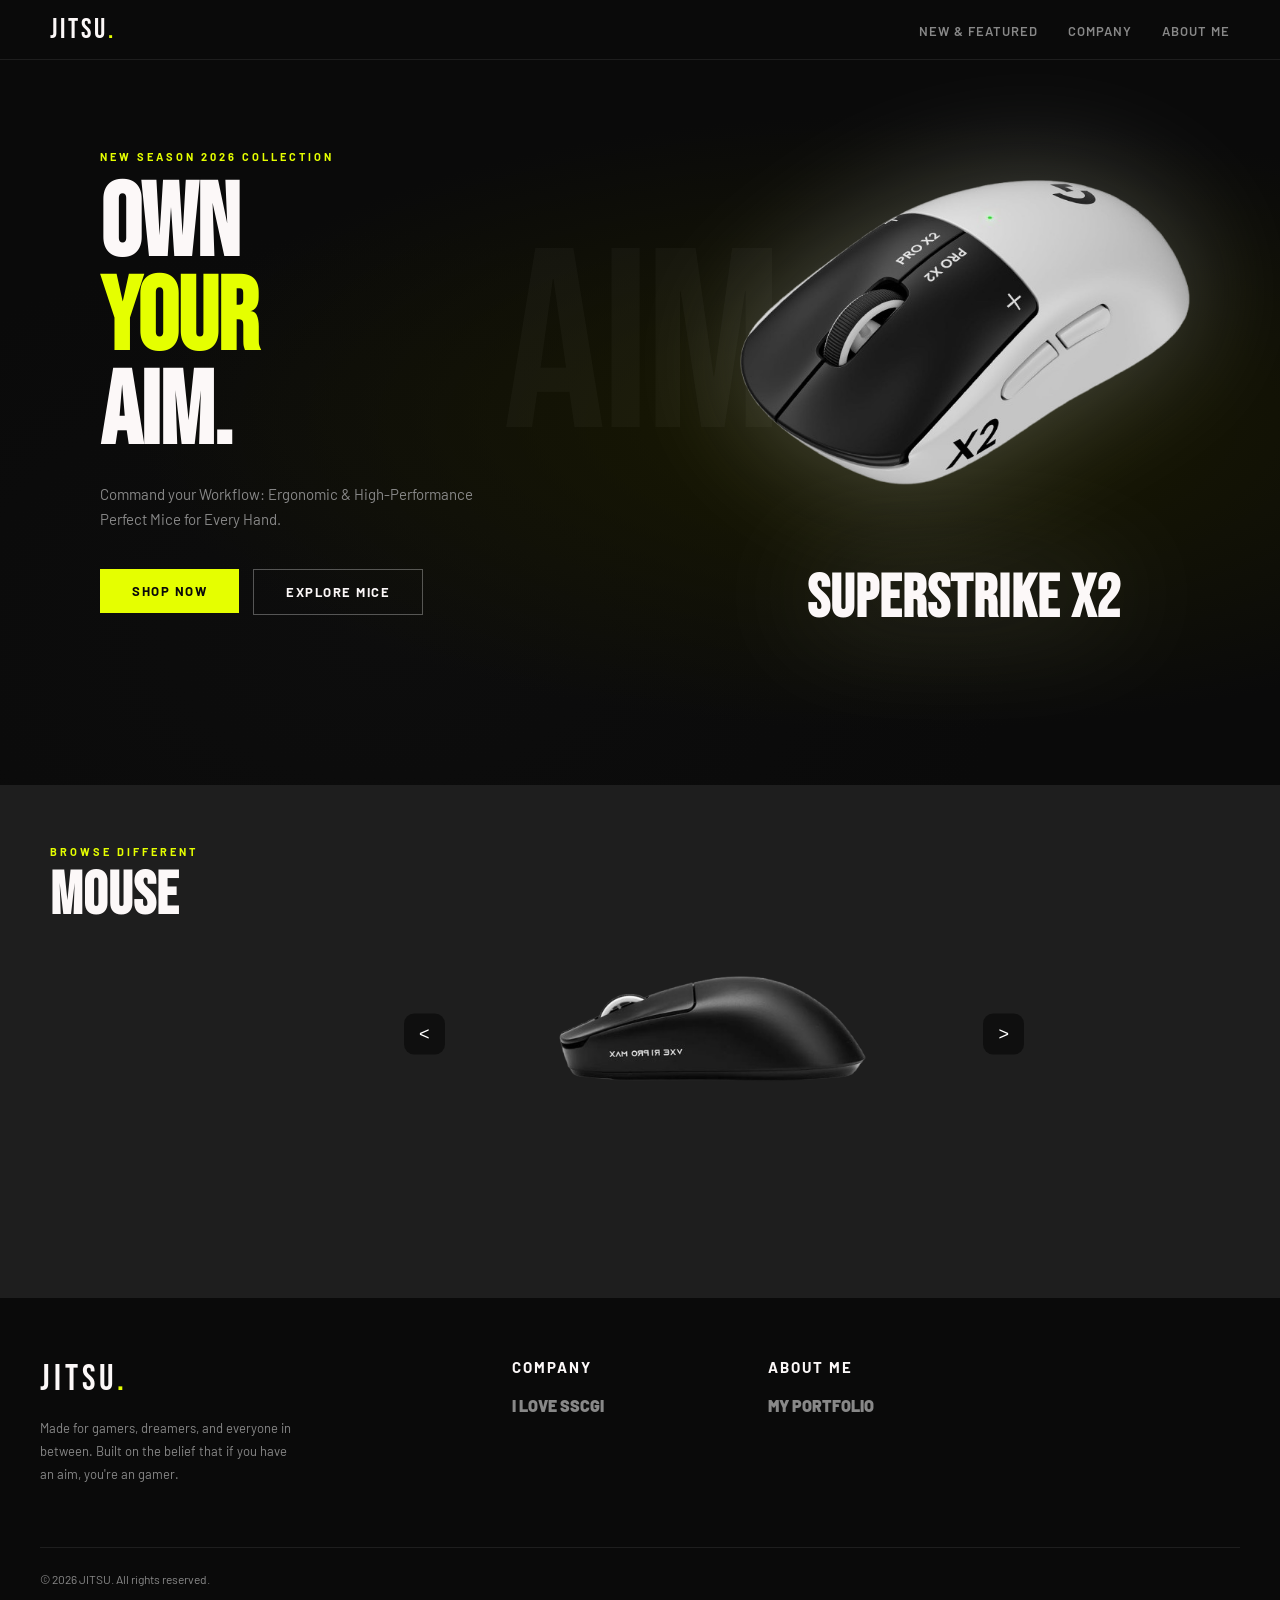
<file: website-portfolio/web.html>
<!DOCTYPE html>
<html lang="en">
<head>
    <meta charset="UTF-8">
    <meta name="viewport" content="width=device-width, initial-scale=1.0">
    <title>JITSU</title>
    <link href="https://cdn-uicons.flaticon.com/4.0.0/uicons-regular-rounded/css/uicons-regular-rounded.css" rel="stylesheet" >
    <link href="https://fonts.googleapis.com/css2?family=Bebas+Neue&family=Barlow:wght@300;400;500;600;700&display=swap" rel="stylesheet" >
    <link href="web.css" rel="stylesheet">
</head>
<body>
  <nav>
    <a href="#" class="nav-logo">JITSU<span>.</span></a>
    <button class="nav-toggle" id="nav-toggle" aria-expanded="false" aria-label="Toggle navigation">
      <span></span>
    </button>
    <ul class="nav-links">
      <li><a href="#featured">New & Featured</a></li>
      <li><a href="#company">Company</a></li>
      <li><a href="#about">About Me</a></li>
    </ul>
  </nav>
  <div class="mobile-nav" id="mobile-nav">
    <a href="#featured">New & Featured</a>
    <a href="#company">Company</a>
    <a href="#about">About Me</a>
  </div>
  <section class="hero" id="home">
    <div class="hero-bg-text">AIM</div>
    <img class="hero-mouse" src="assets/superstrikeX2.png" alt="Featured Mouse">
    <h2 class="featured-mouse">SUPERSTRIKE X2</h2>
    <div class="hero-content">
      <p class="hero-top">New Season 2026 Collection</p>
      <h1>OWN<br><em>YOUR</em><br>AIM.</h1>
      <p class="hero-desc">Command your Workflow: Ergonomic & High-Performance Perfect Mice for Every Hand.</p>
      <div class="hero-btn">
        <a href="https://www.amazon.com/Logitech-SUPERSTRIKE-Performance-Lightweight-Customizable/dp/B0G12HGHGM" target="_blank"><button class="shop-btn">Shop Now</button></a>
        <a href="#mice"><button class="explore-btn">Explore Mice</button></a>
      </div>
    </div>
  </section>
  <div class="mice-types" id="mice">
    <div class="section-header">
      <div>
        <p class="section-label">Browse different</p>
        <h2 class="section-title">MOUSE</h2>
      </div>
      <div class="mouse">
        <div class="slide" id="slide">
          <button class="mouse-btn" id="vxe-btn"><img src="assets/vxer1se+-side.png" alt="VXE R1 SE+"></button>
          <button class="mouse-btn" id="asus-btn"><img src="assets/asusrogharp2-side.png" alt="ASUS Harp 2"></button>
          <button class="mouse-btn" id="as-btn"><img src="assets/attacksharkX3-side.png" alt="Attack Shark X3"></button>
          <div class="modal" id="myModal">
            <div class="modalContent" id="vxe-modal">
              <div class="vxe-specs" id="vxe-specs">
                <span class="close">X</span>
                <h3>VXE R1 SE+</h3>
                <p>Lorem ipsum dolor sit, amet consectetur adipisicing elit. Placeat corporis totam impedit aliquid? Expedita, quos perferendis sit rerum sint dolorem accusamus repudiandae esse incidunt fugit suscipit distinctio laboriosam iure minima.</p>
              </div>
            </div>
            <div class="modalContent" id="asus-modal">
              <div class="asus-specs" id="asus-specs">
                <span class="close">X</span>
                <h3>ASUS ROG Harp 2</h3>
                <p>Lorem, ipsum dolor sit amet consectetur adipisicing elit. Temporibus, facilis vel. Reiciendis dicta consectetur illum? Accusantium tempora cupiditate, doloremque ipsum quisquam rerum? Nostrum, id sunt corrupti alias necessitatibus molestias ipsa?</p>
              </div>
            </div>
            <div class="modalContent" id="as-modal">
              <div class="as-specs" id="as-specs">
                <span class="close">X</span>
                <h3>Attack Shark X3</h3>
                <p>Lorem, ipsum dolor sit amet consectetur adipisicing elit. Fuga enim repellendus, possimus omnis aliquam quidem tenetur aspernatur laborum quibusdam cum iusto eaque voluptatem aperiam ipsa laudantium explicabo harum incidunt reprehenderit!</p>
              </div>
            </div>
          </div>
        </div>
        <button class="prev"><</button>
        <button class="next">></button>
      </div>
    </div>
  </div>
  <footer>
    <div class="footer-grid">
      <div class="footer-brand">
        <span class="logo">JITSU<span>.</span></span>
        <p>Made for gamers, dreamers, and everyone in between. Built on the belief that if you have an aim, you're an gamer.</p>
      </div>
      <div class="footer-col">
        <h4 id="company">Company</h4>
        <ul>
          <li><a href="https://www.sscgi.com/" target="_blank">I LOVE SSCGI</a></li>
        </ul>
      </div>
      <div class="footer-col">
        <h4 id="about">About Me</h4>
        <ul>
          <li><a href="portfolio.html" target="_blank">MY PORTFOLIO</a></li>
        </ul>
      </div>
    </div>
    <div class="footer-bottom">
      <p>© 2026 JITSU. All rights reserved.</p>
    </div>
    <script src="web.js"></script>  
  </footer>
</body>
</html>
</file>
<file: website-portfolio/web.css>
/* ─── Reset: remove default browser spacing and box model fixes ─── */
*, *::before, *::after {
  margin: 0;
  padding: 0;
  box-sizing: border-box;
}

html { 
  scroll-behavior: smooth; 
}

body {
  background-color: #0a0a0a;
  color: #fcf8f8;
  font-family: 'Barlow', sans-serif;;
  font-weight: 400;
  overflow-x: hidden;
}

.sr-only { 
  position: absolute; 
  width: 1px; 
  height: 1px; 
  overflow: hidden; 
  clip: rect(0,0,0,0); }

nav {
  position: sticky;         
  top: 0;
  z-index: 100;          
  background-color: #0a0a0a;
  border-bottom: 1px solid #1e1e1e;
  display: flex;
  align-items: center;
  justify-content: space-between;
  padding: 0 50px;  
  height: 60px;
}

.nav-logo {
  font-family: 'Bebas Neue', sans-serif;
  font-size: 28px;
  letter-spacing: 3px;
  color: #fcf8f8;
  text-decoration: none;
}

.nav-logo span { 
  color:#e5ff00; 
}

.nav-links {
  display: flex;
  gap: 30px;
  list-style: none;
}

.nav-links a {
  text-decoration: none;
  color: #888;
  font-size: 13px;
  font-weight: 600;
  letter-spacing: 1px;
  text-transform: uppercase;
  transition: color 0.2s;
}

.nav-links a:hover { color: #fcf8f8; }

/* Mobile nav dropdown: hidden by default */
.mobile-nav {
  display: none;
  flex-direction: column;
  background: #0a0a0a;
  border-top: 1px solid #1e1e1e;
  padding: 20px 40px;
  gap: 16px;
}

.mobile-nav a {
  color: #fcf8f8;
  text-decoration: none;
  font-size: 15px;
  font-weight: 600;
  letter-spacing: 1px;
  text-transform: uppercase;
}

.mobile-nav.open { 
  display: flex; 
}

.nav-toggle {
  display: none;
  background: transparent;
  border: none;
  color: #fcf8f8;
  cursor: pointer;
  padding: 10px;
}

.nav-toggle span {
  display: block;
  width: 26px;
  height: 2px;
  background: #fcf8f8;
  position: relative;
}

.nav-toggle span::before,
.nav-toggle span::after {
  content: '';
  position: absolute;
  width: 26px;
  height: 2px;
  background: #fcf8f8;
  left: 0;
}

.nav-toggle span::before { top: -8px; }
.nav-toggle span::after { top: 8px; }

.hero {
  position: relative;
  padding: 90px 40px;
  display: flex;
  align-items: flex-end;   
  overflow: hidden;
  background: #0a0a0a;
}

.hero::before {
  content: '';
  position: absolute;
  inset: 0;
  background:
    radial-gradient(ellipse at 70% 50%, #1a1a00 0%, transparent 60%),
    radial-gradient(ellipse at 30% 80%, #0d0d0d 0%, transparent 50%);
}

.hero-bg-text {
  position: absolute;
  top: 40%;
  left: 50%;
  transform: translate(-50%, -50%);
  font-family: 'Bebas Neue', sans-serif;
  font-size: clamp(120px, 20vw, 260px); 
  color: rgba(255,255,255,0.03);       
  letter-spacing: -5px;
  white-space: nowrap;
  pointer-events: none;
  user-select: none;
}

.hero-mouse, .featured-mouse {
  position: absolute;
  right: 90px;
  bottom: 300px;
  width: 450px;   
  opacity: 0;                           
  transform: translateX(60px);         
  animation: slideInmouse 1s 0.4s forwards ease-out; 
  filter: drop-shadow(0 0 60px rgba(159, 160, 155, 0.425));
}

.featured-mouse {
  font-size: 60px;
  font-family: 'Bebas Neue', sans-serif;
  bottom: 150px;
  padding-left: 67px;
  animation-delay: 0.6s;
  letter-spacing: 1px;
}

@keyframes slideInmouse {
  to { opacity: 1; transform: translateX(0); }
}

.hero-content {
  position: relative;
  z-index: 2;
  padding: 0 60px 80px;
  max-width: 640px;
  opacity: 0;                          
  transform: translateY(30px);          
  animation: fadeUp 0.9s 0.2s forwards ease-out; 
}

@keyframes fadeUp {
  to { opacity: 1; transform: translateY(0); }
}

.hero-top {
  font-size: 11px;
  font-weight: 700;
  letter-spacing: 3px;
  text-transform: uppercase;
  color: #e5ff00;
  margin-bottom: 16px;
}

.hero h1 {
  font-family: 'Bebas Neue', sans-serif;
  font-size: clamp(52px, 8vw, 110px);
  line-height: 0.92;
  letter-spacing: -1px;
  margin-bottom: 20px;
}

.hero h1 em {
  font-style: normal;
  color: #e5ff00;               
}

.hero-desc {
  font-size: 15px;
  color: #888;
  line-height: 1.7;
  margin-bottom: 36px;
  max-width: 400px;
}

.hero-btn {
  display: flex;
  gap: 14px;
  flex-wrap: wrap;
}

.shop-btn {
  background: #e5ff00;
  color: #0a0a0a;
  border: none;
  padding: 14px 32px;
  font-family: 'Barlow', sans-serif;
  font-size: 13px;
  font-weight: 700;
  letter-spacing: 1.5px;
  text-transform: uppercase;
  cursor: pointer;
  transition: transform 0.2s, background 0.2s;
}

.shop-btn:hover {
  transform: translateY(-2px);
  background: #d4f000;
}

.explore-btn {
  background: transparent;
  color: #fcf8f8;
  border: 1px solid rgba(255,255,255,0.3);
  padding: 14px 32px;
  font-family: 'Barlow', sans-serif;
  font-size: 13px;
  font-weight: 700;
  letter-spacing: 1.5px;
  text-transform: uppercase;
  cursor: pointer;
  transition: border-color 0.2s, color 0.2s;
}

.explore-btn:hover {
  border-color: #fcf8f8;
  color: #e5ff00;
}

section {
  padding: 80px 40px;
}

.section-header {
  display: flex;
  padding: 10px 10px 24px;
}

.section-label {
  font-size: 11px;
  font-weight: 700;
  letter-spacing: 3px;
  text-transform: uppercase;
  color: #e5ff00;
  margin-bottom: 8px;
}

.section-title {
  font-family: 'Bebas Neue', sans-serif;
  font-size: clamp(32px, 5vw, 60px);
  line-height: 1;
  letter-spacing: 1px;
}

.section-link {
  color: #888;
  text-decoration: none;
  font-size: 12px;
  font-weight: 600;
  letter-spacing: 2px;
  text-transform: uppercase;
  border-bottom: 1px solid #888;
  padding-bottom: 2px;
  white-space: nowrap;
  transition: color 0.2s, border-color 0.2s;
}

.section-link:hover { 
  color: #e5ff00; 
  border-color: #e5ff00; 
}

.mice-types {
  background: #1e1e1e;
  padding: 50px 40px;
}

.mouse {
  position: relative;
  width: 100%;
  max-width: 640px;
  overflow: hidden;
  margin: 0 auto;
}

.slide {
  display: flex;
  width: 300%;
  transition: transform 0.5s ease;
  will-change: transform;
}

.slide img {
  width: 60%;
  height: auto;
  flex-shrink: 0;
  object-fit: contain;
  overflow: auto;
}

.prev, .next {
  position: absolute;
  top: 50%;
  transform: translateY(-50%);
  background: rgba(0, 0, 0, 0.5);
  border-radius: 25%;
  color: white;
  border: none;
  padding: 10px 15px;
  cursor: pointer;
  font-size: 18px;
  transition: background 0.3s;
}

.prev:hover, .next:hover {
  background: rgba(0, 0, 0, 0.8);
}

.prev {
  left: 10px;
}

.next {
  right: 10px;
}


.mouse-btn {
  background: none;
  border: none;
  width: 33.333%;
  margin-left: 1em;
}

.modal {
  display: none;
  position: fixed;
  z-index: 999;          /* was: z-index: 1px — invalid, fixed here */
  inset: 0;              /* shorthand for top/right/bottom/left: 0 */
  background-color: rgba(0, 0, 0, 0.85);
  overflow-y: auto;
}

.modalContent {
  background: #1e1e1e;
  margin: 10% auto;
  padding: 40px;
  max-width: 500px;
  border: 1px solid #333;
  position: relative;
}

.close {
  position: absolute;
  top: 16px;
  right: 20px;
  font-size: 18px;
  cursor: pointer;
  color: #888;
  transition: color 0.2s;
}

.close:hover {
  color: #e5ff00;
}

footer {
  background: #0a0a0a;
  padding: 60px 40px 30px;
}

.footer-grid {
  display: grid;
  grid-template-columns: 2fr 1fr 1fr 1fr;
  gap: 40px;
  margin-bottom: 60px;
}

.footer-brand .logo {
  font-family: 'Bebas Neue', sans-serif;
  font-size: 36px;
  letter-spacing: 4px;
  color: #fcf8f8;
  margin-bottom: 16px;
  display: block;
}

.footer-brand .logo span { 
  color: #e5ff00; 
}

.footer-brand p {
  color: #888;
  font-size: 13px;
  line-height: 1.8;
  max-width: 260px;
}

.footer-col h4 {
  font-size: 15px;
  font-weight: 700;
  letter-spacing: 2px;
  text-transform: uppercase;
  color: #fcf8f8;
  margin-bottom: 20px;
}

.footer-col ul { 
  list-style: none; 
}

.footer-col ul li { 
  margin-bottom: 10px; 
}

.footer-col ul li a {
  color: #888;
  font-weight: 1000;
  text-decoration: none;
  font-size: 16px;
  transition: color 0.2s;
}

.footer-col ul li a:hover { 
  color: #e5ff00; 
}

.footer-bottom {
  border-top: 1px solid #1e1e1e;
  padding-top: 24px;
  display: flex;
  align-items: center;
  justify-content: space-between;
  flex-wrap: wrap;
  gap: 12px;
}

.footer-bottom p {
  color: #888;
  font-size: 12px;
}

.footer-bottom span {
  color: #e5ff00;
  font-size: 12px;
  font-weight: 600;
}

@media (max-width: 1024px) {
  nav {
    padding: 0 30px;
  }

  .nav-links {
    gap: 18px;
  }

  .hero {
    padding: 70px 30px;
  }

  .hero-content {
    padding-right: 0;
  }

  .hero-desc {
    max-width: 100%;
  }

  .mice-types {
    padding: 40px 30px;
  }

  .footer-grid {
    grid-template-columns: 1fr 1fr;
    gap: 24px;
  }
}

@media (max-width: 768px) {
  .nav-toggle {
    display: inline-flex;
  }

  .nav-links {
    display: none;
  }

  .mobile-nav {
    display: none;
    flex-direction: column;
    gap: 16px;
    padding: 14px 20px;
  }

  .mobile-nav.open {
    display: flex;
  }

  nav {
    flex-wrap: wrap;
    padding: 14px 20px;
    height: auto;
  }

  .hero {
    flex-direction: column;
    align-items: flex-start;
    padding: 60px 20px;
  }

  .hero-mouse {
    position: relative;
    right: auto;
    bottom: auto;
    width: 100%;
    max-width: 420px;
    margin: 0 0 30px;
    transform: translateX(0);
  }

  .hero-content {
    padding: 0;
    max-width: 100%;
  }

  .hero h1 {
    font-size: clamp(42px, 12vw, 76px);
  }

  .hero-desc {
    font-size: 14px;
  }

  .mouse {
    max-width: 100%;
    margin-left: 0;
  }

  .prev, .next {
    padding: 8px 12px;
    font-size: 16px;
  }

  section {
    padding: 60px 20px;
  }

  .footer-grid {
    grid-template-columns: 1fr;
  }
}

@media (max-width: 600px) {
  nav {
    justify-content: space-between;
  }

  .hero {
    padding: 50px 18px;
  }

  .hero-btn {
    flex-direction: column;
    gap: 12px;
  }

  .shop-btn,
  .explore-btn {
    width: 100%;
  }

  .section-header {
    flex-direction: column;
    align-items: flex-start;
  }

  .footer-bottom {
    flex-direction: column;
    align-items: flex-start;
    gap: 10px;
  }
}
</file>
